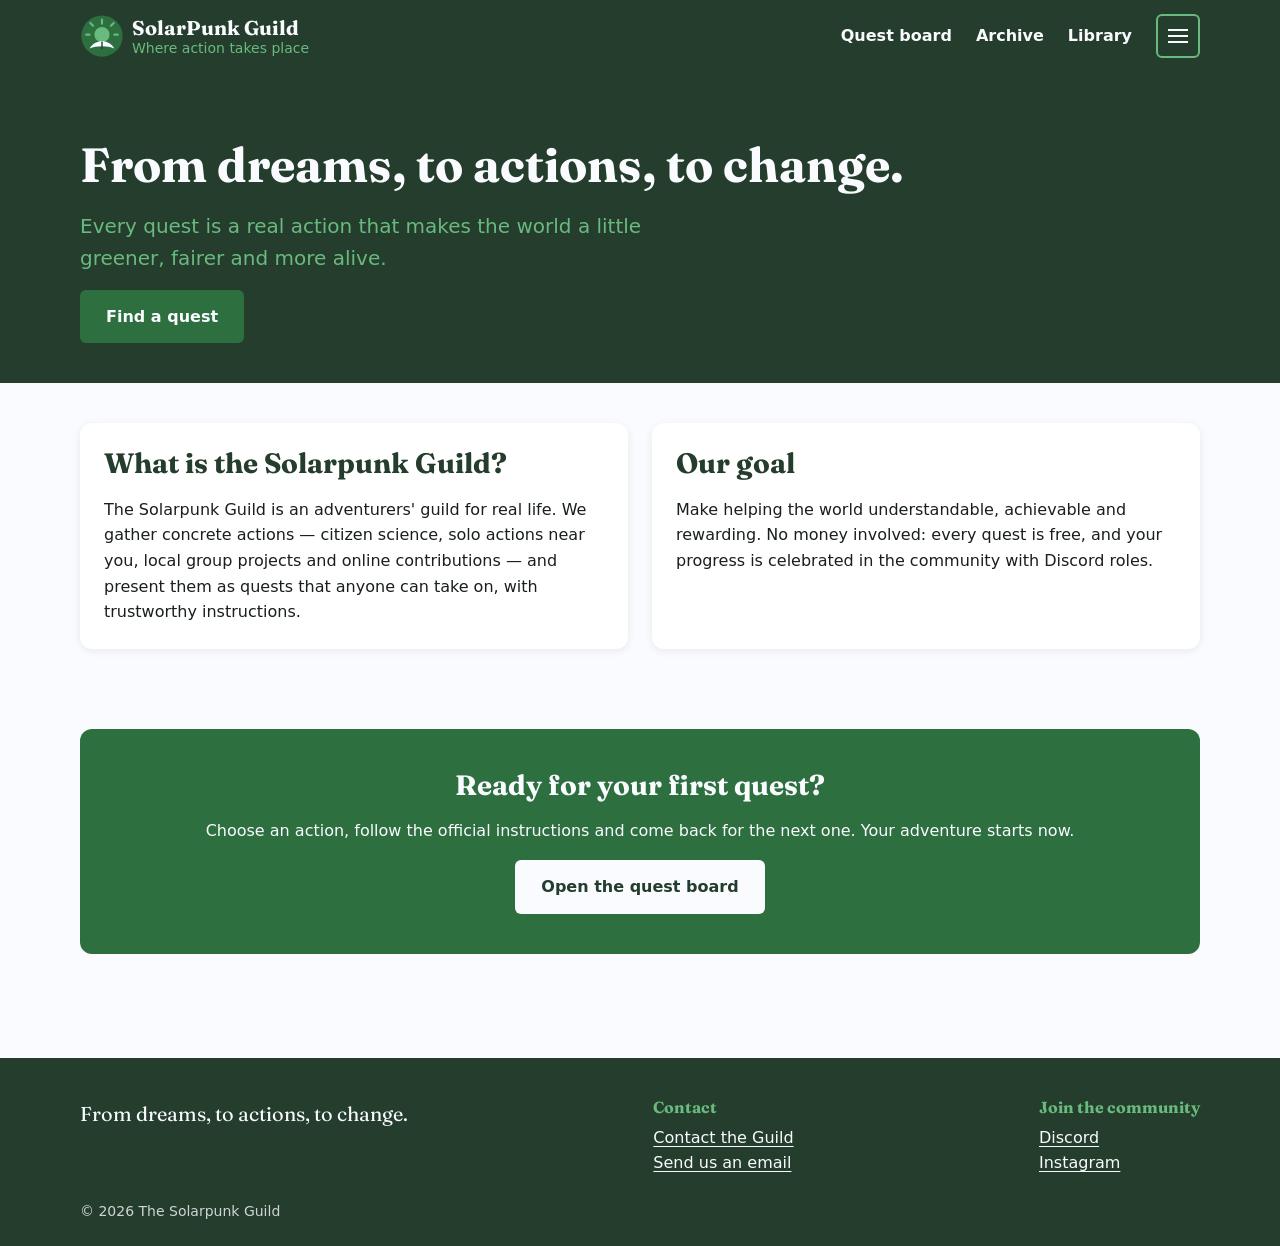
<file: index.html>
<!DOCTYPE html>
<!--
  HOME PAGE
  Structure from "Website Structure.md":
    Paragraph 0: catchy hook — Paragraph 1: project description —
    Paragraph 2: project goal — Paragraph 3: invitation + button to the quest board.
  The English text is written here for search engines; js/i18n replaces it
  when the visitor chooses French (see the data-i18n keys).
-->
<html lang="en">
<head>
  <meta charset="UTF-8">
  <meta name="viewport" content="width=device-width, initial-scale=1">
  <title>The Solarpunk Guild | Real-world quests for a better world</title>
  <meta name="description" content="The Solarpunk Guild is a quest board for real life: find free, safe and concrete actions that improve the world, complete them and come back for more.">
  <!-- TODO: replace "www.solarpunkguild.example" by the real domain in every page. -->
  <link rel="canonical" href="https://www.solarpunkguild.example/">
  <meta property="og:type" content="website">
  <meta property="og:title" content="The Solarpunk Guild">
  <meta property="og:description" content="Real-world quests for a better world: find an action, complete it, come back for the next one.">
  <meta property="og:url" content="https://www.solarpunkguild.example/">
  <meta name="theme-color" content="#253D2C">
  <link rel="icon" href="assets/images/logo.svg" type="image/svg+xml">

  <!-- Fonts -->
  <link rel="preconnect" href="https://fonts.googleapis.com">
  <link rel="preconnect" href="https://fonts.gstatic.com" crossorigin>
  <link rel="stylesheet" href="https://fonts.googleapis.com/css2?family=Fraunces:wght@600;700&display=swap">

  <!-- Styles: variables first, then from general to specific -->
  <link rel="stylesheet" href="css/variables.css">
  <link rel="stylesheet" href="css/base.css">
  <link rel="stylesheet" href="css/layout.css">
  <link rel="stylesheet" href="css/components.css">

  <!-- Structured data: helps search engines understand who we are -->
  <script type="application/ld+json">
  {
    "@context": "https://schema.org",
    "@type": "Organization",
    "name": "The Solarpunk Guild",
    "url": "https://www.solarpunkguild.example/",
    "logo": "https://www.solarpunkguild.example/assets/images/logo.svg",
    "slogan": "Let's build the future together."
  }
  </script>

  <!-- type="module" lets the script import other files; it runs after the page is read -->
  <script type="module" src="js/pages/simplePage.js"></script>
</head>
<body data-page="home" data-page-title-key="page.home.title" data-page-description-key="page.home.description">

  <!-- Filled by js/components/siteHeader.js -->
  <header id="site-header"></header>

  <main id="main-content">

    <!-- Paragraph 0: catchy hook -->
    <section class="hero" aria-labelledby="home-hook-title">
      <div class="page-container">
        <h1 id="home-hook-title" data-i18n="home.hook.title">Let's build the future together.</h1>
        <p class="page-intro" data-i18n="home.hook.text">Don't wait for the perfect moment or idea. Just take a quest!</p>
        <a class="button button--primary" href="questboard.html" data-i18n="home.hook.button">Find a quest</a>
      </div>
    </section>

    <!-- Paragraphs 1 and 2: description and goal of the project -->
    <section class="page-section">
      <div class="page-container content-grid">
        <article class="content-block">
          <h2 data-i18n="home.description.title">What is the Solarpunk Guild?</h2>
          <p data-i18n="home.description.text">The Solarpunk Guild is an adventurers' guild brought into real life. We do not slay dragons or play with magic but we are a community that gathers concrete actions such as citizen science, solo actions near you, local group projects and online contributions. All presented as quests that anyone can take on, with trustworthy instructions and even some rewards!</p>
        </article>
        <article class="content-block">
          <h2 data-i18n="home.objective.title">Our goal</h2>
          <p data-i18n="home.objective.text">We want to help those yearning for a more sustainable, community-driven future by giving them opportunities to make a real difference in the form of quests.</p>
        </article>
      </div>
    </section>

    <!-- Paragraph 3: invitation + button to the quest board -->
    <section class="page-section">
      <div class="page-container">
        <div class="call-to-action">
          <h2 data-i18n="home.invitation.title">Ready for your first quest?</h2>
          <p data-i18n="home.invitation.text">Choose an action, follow the official instructions and come back for the next one. Your adventure starts now.</p>
          <a class="button button--primary" href="questboard.html" data-i18n="home.invitation.button">Open the quest board</a>
        </div>
      </div>
    </section>

  </main>

  <!-- Filled by js/components/siteFooter.js -->
  <footer id="site-footer"></footer>
</body>
</html>
</file>
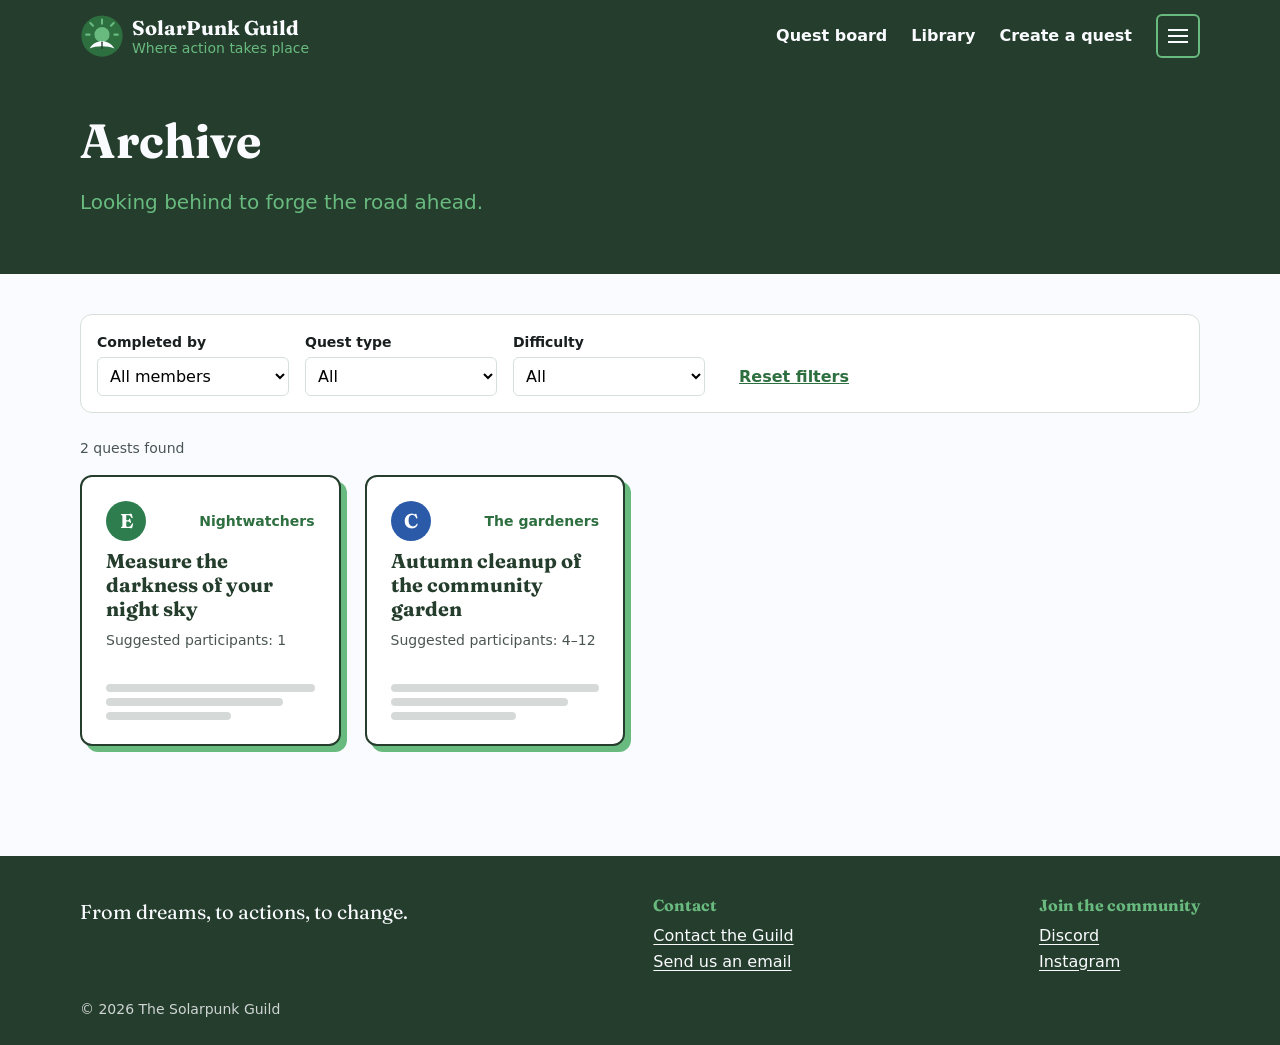
<file: Archive.html>
<!DOCTYPE html>
<!--
  ARCHIVE PAGE
  Paragraph 1: "Looking behind to forge the road ahead."
  Filters: completed by (member), quest type, difficulty.
  Shows the quests with isCompleted = true.
  Logic: js/pages/archivePage.js -> js/components/questBrowser.js
-->
<html lang="en">
<head>
  <meta charset="UTF-8">
  <meta name="viewport" content="width=device-width, initial-scale=1">
  <title>Archive of completed quests | The Solarpunk Guild</title>
  <meta name="description" content="Explore the quests already completed by the members of The Solarpunk Guild.">
  <link rel="canonical" href="https://www.solarpunkguild.example/archive.html">
  <meta property="og:type" content="website">
  <meta property="og:title" content="Archive | The Solarpunk Guild">
  <meta property="og:description" content="Looking behind to forge the road ahead: the quests already completed by the Guild.">
  <meta property="og:url" content="https://www.solarpunkguild.example/archive.html">
  <meta name="theme-color" content="#253D2C">
  <link rel="icon" href="assets/images/logo.svg" type="image/svg+xml">

  <link rel="preconnect" href="https://fonts.googleapis.com">
  <link rel="preconnect" href="https://fonts.gstatic.com" crossorigin>
  <link rel="stylesheet" href="https://fonts.googleapis.com/css2?family=Fraunces:wght@600;700&display=swap">

  <link rel="stylesheet" href="css/variables.css">
  <link rel="stylesheet" href="css/base.css">
  <link rel="stylesheet" href="css/layout.css">
  <link rel="stylesheet" href="css/components.css">

  <script type="module" src="js/pages/archivePage.js"></script>
</head>
<body data-page="archive" data-page-title-key="page.archive.title" data-page-description-key="page.archive.description">

  <header id="site-header"></header>

  <main id="main-content">
    <section class="hero hero--compact">
      <div class="page-container">
        <h1 data-i18n="archive.title">Archive</h1>
        <p class="page-intro" data-i18n="archive.intro">Looking behind to forge the road ahead.</p>
      </div>
    </section>

    <section class="page-section">
      <div class="page-container">

        <form class="filter-bar" role="search" data-i18n-attributes="aria-label:filters.label">
          <div class="filter-bar__field">
            <label class="filter-bar__label" for="filter-member" data-i18n="filters.member">Completed by</label>
            <select class="filter-bar__select" id="filter-member"></select>
          </div>
          <div class="filter-bar__field">
            <label class="filter-bar__label" for="filter-quest-type" data-i18n="filters.questType">Quest type</label>
            <select class="filter-bar__select" id="filter-quest-type"></select>
          </div>
          <div class="filter-bar__field">
            <label class="filter-bar__label" for="filter-difficulty" data-i18n="filters.difficulty">Difficulty</label>
            <select class="filter-bar__select" id="filter-difficulty"></select>
          </div>
          <button class="button button--ghost" type="button" id="reset-filters-button" data-i18n="filters.reset">Reset filters</button>
        </form>

        <p class="result-count" id="quest-result-count" aria-live="polite"></p>
        <ul class="quest-grid" id="quest-list"></ul>
      </div>
    </section>
  </main>

  <footer id="site-footer"></footer>
</body>
</html>
</file>
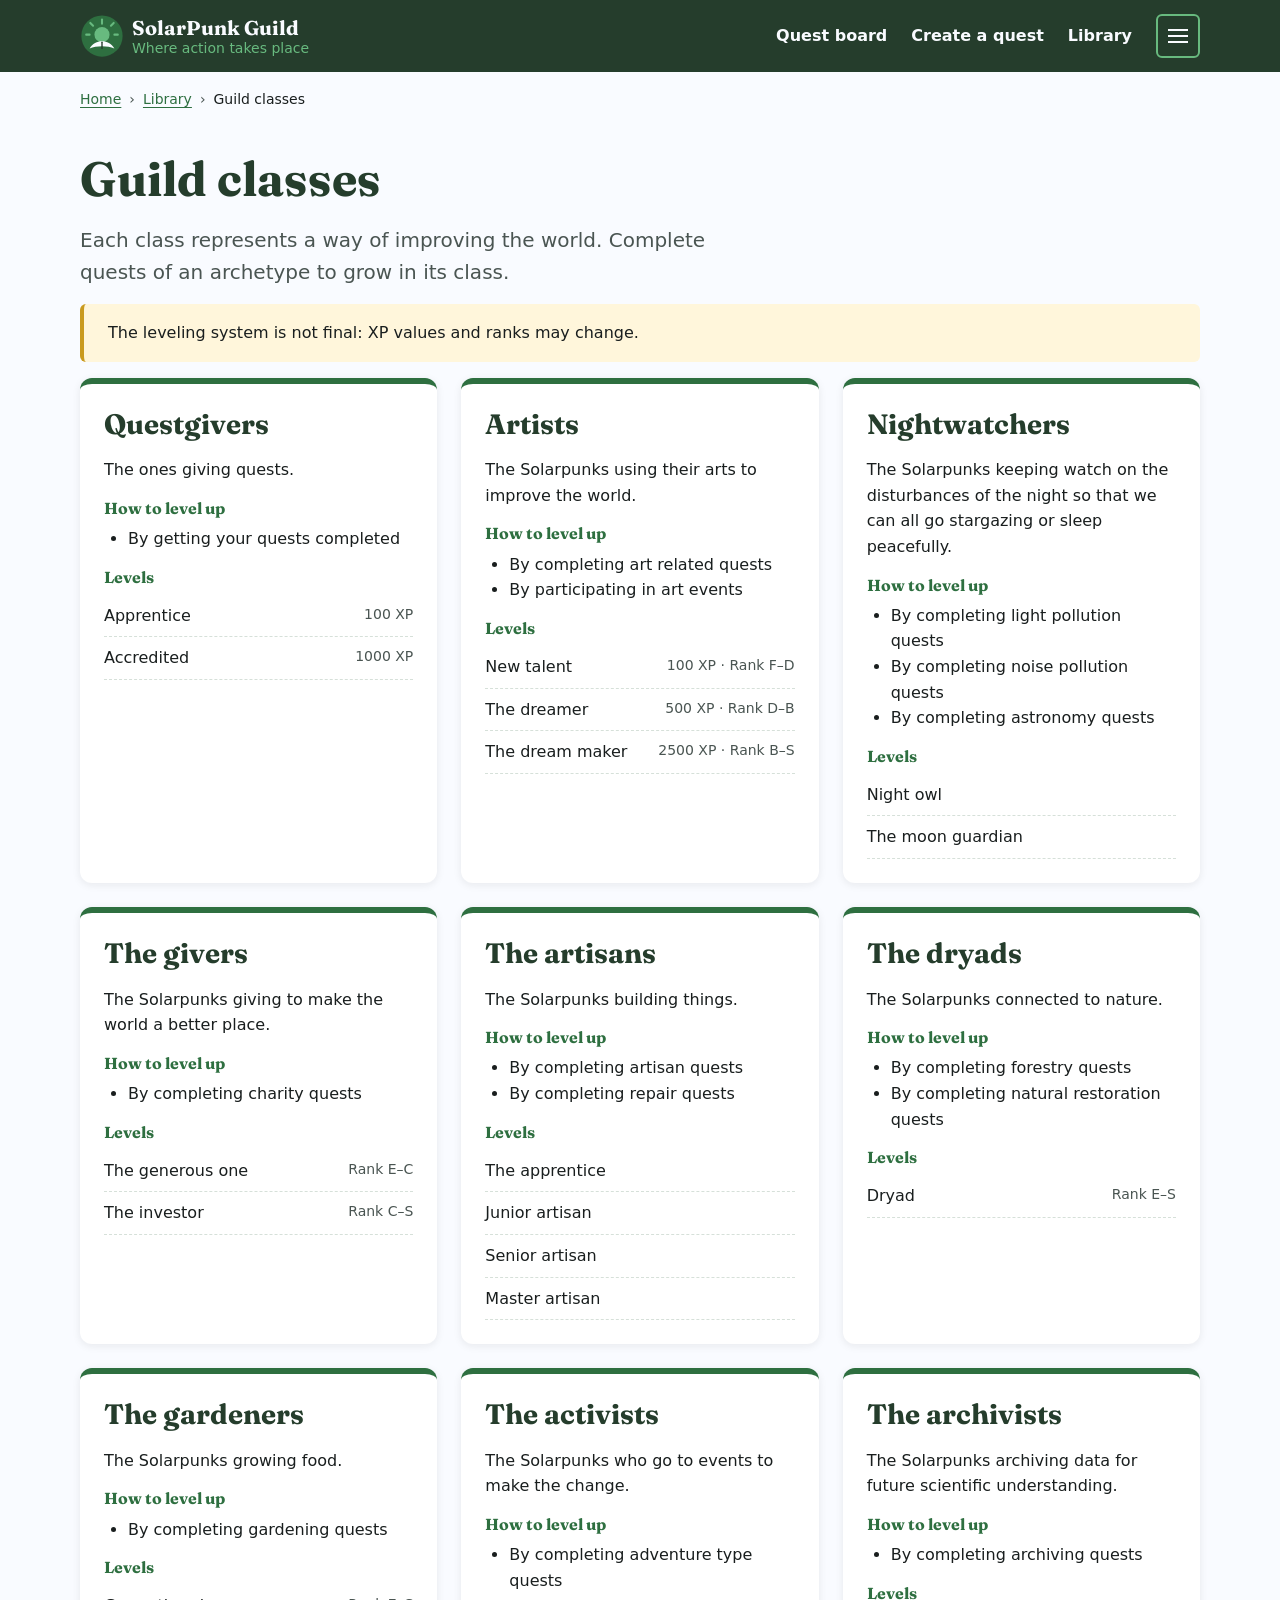
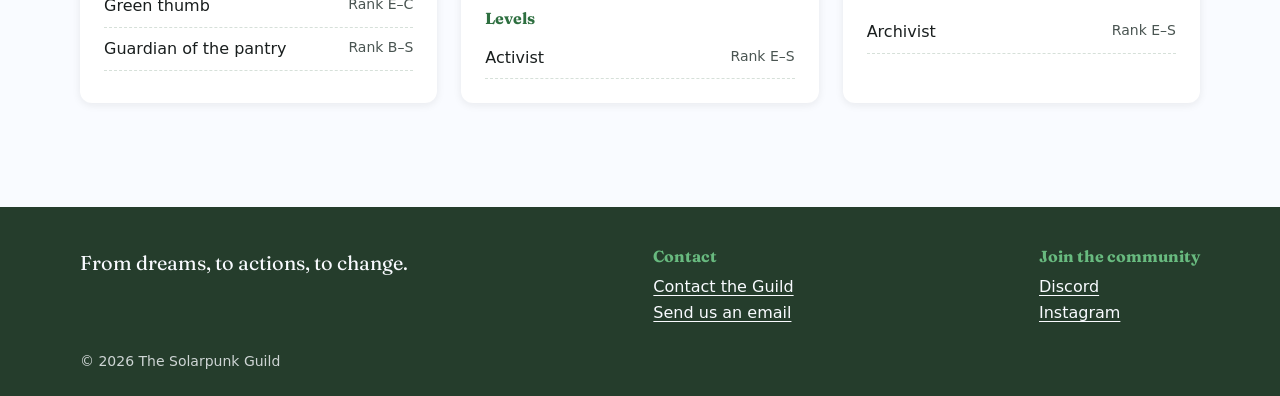
<file: classes.html>
<!DOCTYPE html>
<!--
  CLASS INFORMATION PAGE
  Stylized version of "Class.md", with breadcrumb navigation because it is
  a library-related page. Cards are generated from data/classes.json by
  js/pages/classesPage.js.
-->
<html lang="en">
<head>
  <meta charset="UTF-8">
  <meta name="viewport" content="width=device-width, initial-scale=1">
  <title>Guild classes | The Solarpunk Guild</title>
  <meta name="description" content="Discover the classes of The Solarpunk Guild, how to level up in each one and their ranks.">
  <link rel="canonical" href="https://www.solarpunkguild.example/classes.html">
  <meta property="og:type" content="website">
  <meta property="og:title" content="Guild classes | The Solarpunk Guild">
  <meta property="og:description" content="Artists, Nightwatchers, Dryads, Gardeners... Discover the classes of the Guild.">
  <meta property="og:url" content="https://www.solarpunkguild.example/classes.html">
  <meta name="theme-color" content="#253D2C">
  <link rel="icon" href="assets/images/logo.svg" type="image/svg+xml">

  <link rel="preconnect" href="https://fonts.googleapis.com">
  <link rel="preconnect" href="https://fonts.gstatic.com" crossorigin>
  <link rel="stylesheet" href="https://fonts.googleapis.com/css2?family=Fraunces:wght@600;700&display=swap">

  <link rel="stylesheet" href="css/variables.css">
  <link rel="stylesheet" href="css/base.css">
  <link rel="stylesheet" href="css/layout.css">
  <link rel="stylesheet" href="css/components.css">

  <!-- Breadcrumb for search engines (they can show it in their results) -->
  <script type="application/ld+json">
  {
    "@context": "https://schema.org",
    "@type": "BreadcrumbList",
    "itemListElement": [
      { "@type": "ListItem", "position": 1, "name": "Home", "item": "https://www.solarpunkguild.example/" },
      { "@type": "ListItem", "position": 2, "name": "Library", "item": "https://www.solarpunkguild.example/library.html" },
      { "@type": "ListItem", "position": 3, "name": "Guild classes" }
    ]
  }
  </script>

  <script type="module" src="js/pages/classesPage.js"></script>
</head>
<body data-page="classes" data-page-title-key="page.classes.title" data-page-description-key="page.classes.description">

  <header id="site-header"></header>

  <main id="main-content">
    <!-- Breadcrumb navigation for library-related pages -->
    <nav class="page-container breadcrumb" data-i18n-attributes="aria-label:breadcrumb.label">
      <ol class="breadcrumb__list">
        <li class="breadcrumb__item"><a href="index.html" data-i18n="nav.home">Home</a></li>
        <li class="breadcrumb__item"><a href="library.html" data-i18n="nav.library">Library</a></li>
        <li class="breadcrumb__item" aria-current="page" data-i18n="classes.title">Guild classes</li>
      </ol>
    </nav>

    <section class="page-section">
      <div class="page-container">
        <h1 data-i18n="classes.title">Guild classes</h1>
        <p class="page-intro" data-i18n="classes.intro">Each class represents a way of improving the world. Complete quests of an archetype to grow in its class.</p>

        <!-- Hidden automatically when data/classes.json says the system is final -->
        <p class="notice notice--warning" id="leveling-warning" role="note" data-i18n="classes.warning">The leveling system is not final: XP values and ranks may change.</p>

        <!-- Class cards: generated by js/pages/classesPage.js -->
        <div class="content-grid" id="class-list"></div>
      </div>
    </section>
  </main>

  <footer id="site-footer"></footer>
</body>
</html>
</file>
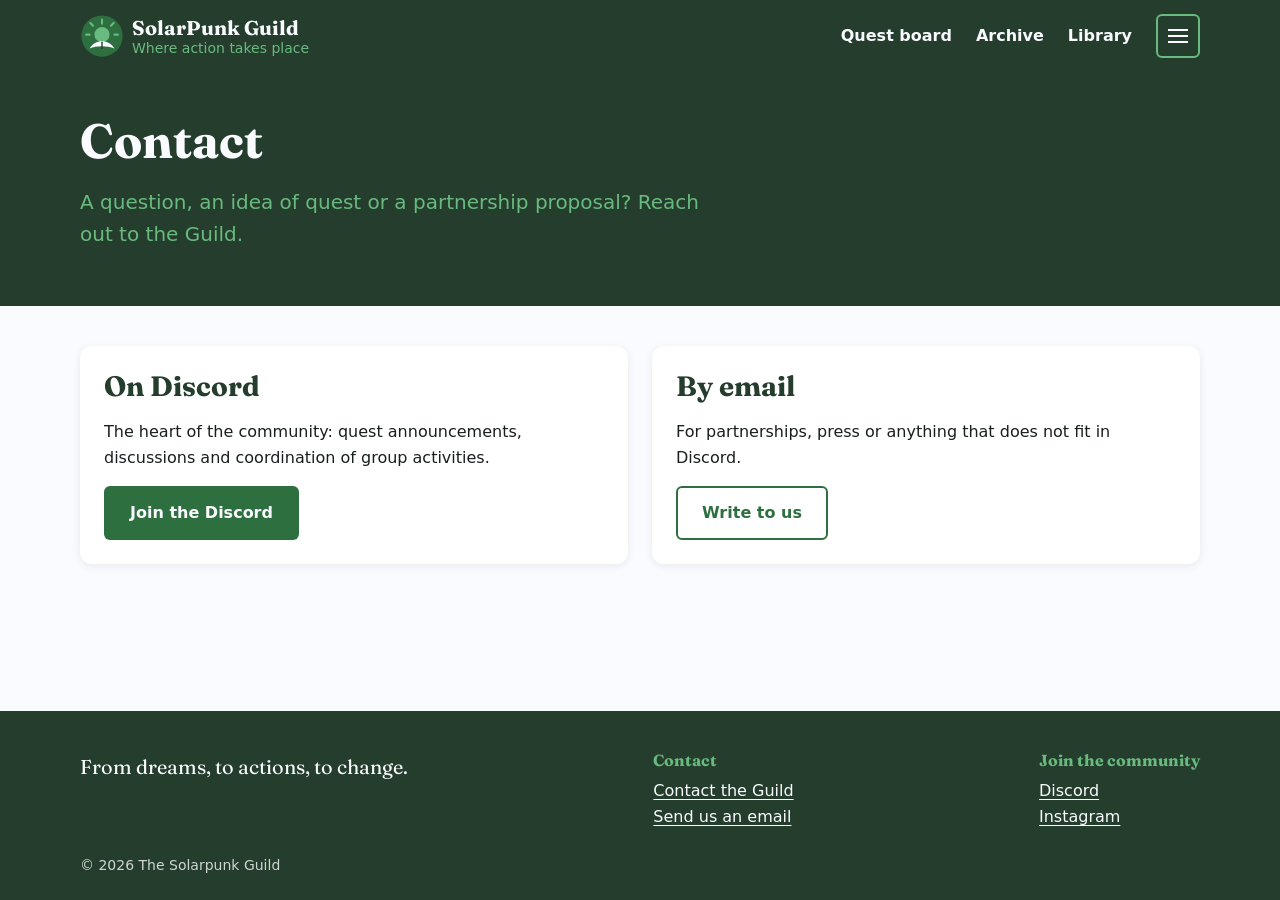
<file: contact.html>
<!DOCTYPE html>
<!--
  CONTACT PAGE (linked from the footer of every page)
  TODO: put the real Discord invitation and email address in the links
  below AND in js/config/siteNavigation.js (EXTERNAL_LINKS).
-->
<html lang="en">
<head>
  <meta charset="UTF-8">
  <meta name="viewport" content="width=device-width, initial-scale=1">
  <title>Contact | The Solarpunk Guild</title>
  <meta name="description" content="Contact The Solarpunk Guild or join the community on Discord.">
  <link rel="canonical" href="https://www.solarpunkguild.example/contact.html">
  <meta property="og:type" content="website">
  <meta property="og:title" content="Contact | The Solarpunk Guild">
  <meta property="og:description" content="Contact The Solarpunk Guild or join the community on Discord.">
  <meta property="og:url" content="https://www.solarpunkguild.example/contact.html">
  <meta name="theme-color" content="#253D2C">
  <link rel="icon" href="assets/images/logo.svg" type="image/svg+xml">

  <link rel="preconnect" href="https://fonts.googleapis.com">
  <link rel="preconnect" href="https://fonts.gstatic.com" crossorigin>
  <link rel="stylesheet" href="https://fonts.googleapis.com/css2?family=Fraunces:wght@600;700&display=swap">

  <link rel="stylesheet" href="css/variables.css">
  <link rel="stylesheet" href="css/base.css">
  <link rel="stylesheet" href="css/layout.css">
  <link rel="stylesheet" href="css/components.css">

  <script type="module" src="js/pages/simplePage.js"></script>
</head>
<body data-page="contact" data-page-title-key="page.contact.title" data-page-description-key="page.contact.description">

  <header id="site-header"></header>

  <main id="main-content">
    <section class="hero hero--compact">
      <div class="page-container">
        <h1 data-i18n="contact.title">Contact</h1>
        <p class="page-intro" data-i18n="contact.intro">A question, an idea of quest or a partnership proposal? Reach out to the Guild.</p>
      </div>
    </section>

    <section class="page-section">
      <div class="page-container content-grid">
        <article class="content-block">
          <h2 data-i18n="contact.discord.title">On Discord</h2>
          <p data-i18n="contact.discord.text">The heart of the community: quest announcements, discussions and coordination of group activities.</p>
          <a class="button button--primary" href="https://discord.com/" target="_blank" rel="noopener noreferrer" data-i18n="contact.discord.button">Join the Discord</a>
        </article>
        <article class="content-block">
          <h2 data-i18n="contact.email.title">By email</h2>
          <p data-i18n="contact.email.text">For partnerships, press or anything that does not fit in Discord.</p>
          <a class="button button--secondary" href="mailto:contact@solarpunkguild.example" data-i18n="contact.email.button">Write to us</a>
        </article>
      </div>
    </section>
  </main>

  <footer id="site-footer"></footer>
</body>
</html>
</file>
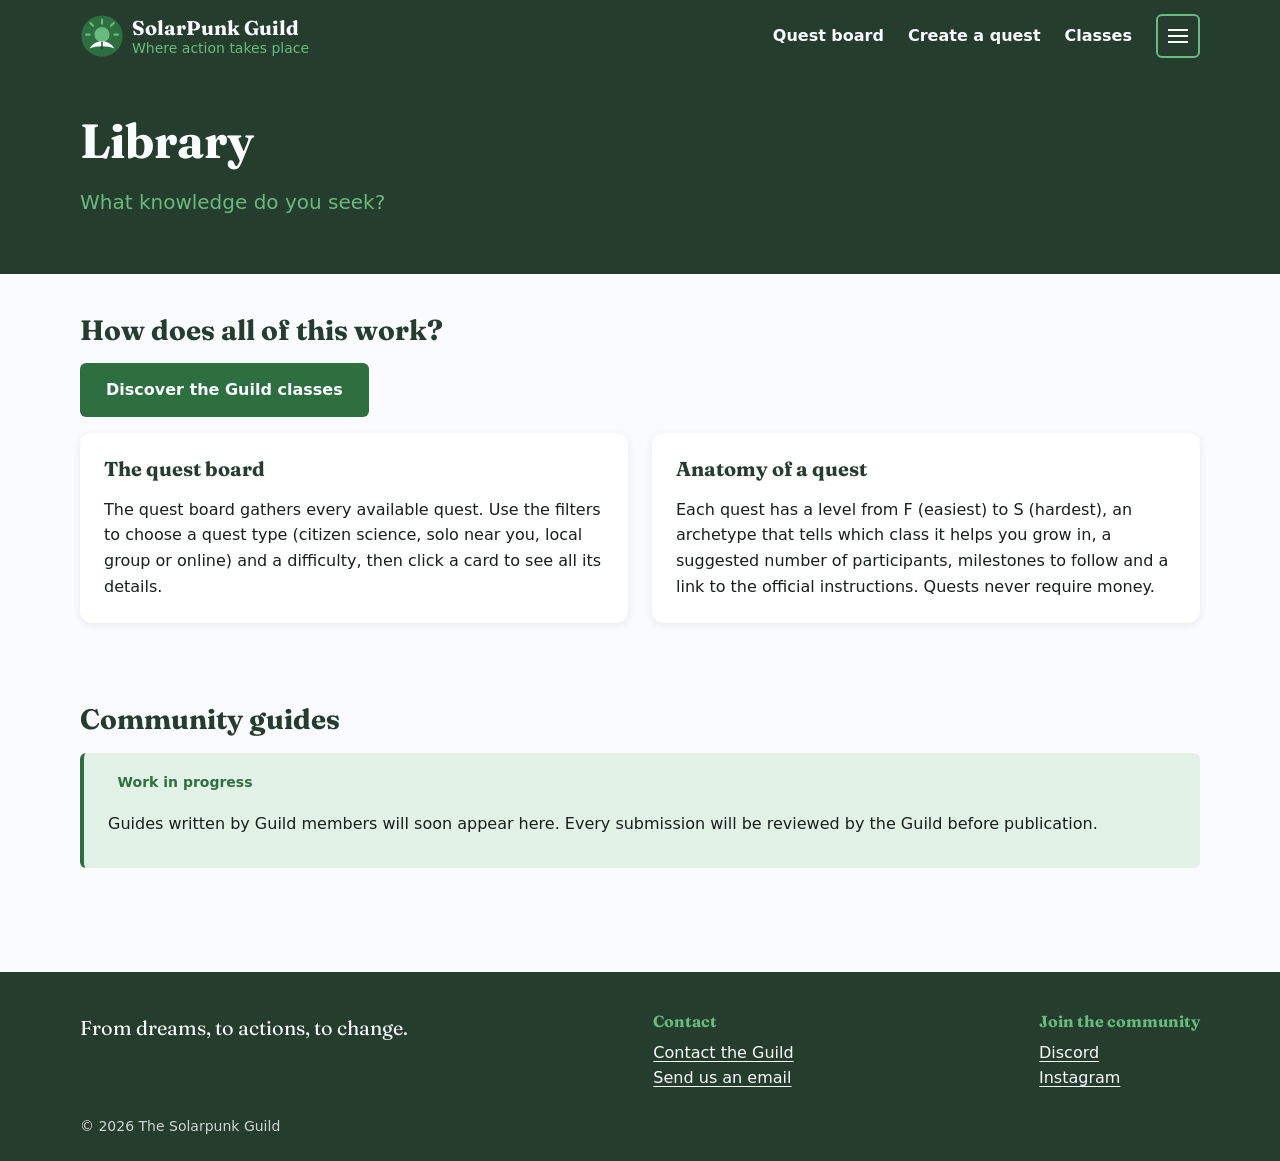
<file: library.html>
<!DOCTYPE html>
<!--
  LIBRARY PAGE
  Paragraph 1: "What knowledge do you seek?"
  Paragraph 2: "How does all of this work?" — button to the class page,
               explanation of the quest board, explanation of a quest.
  Paragraph 3: user-created guides (work in progress).
-->
<html lang="en">
<head>
  <meta charset="UTF-8">
  <meta name="viewport" content="width=device-width, initial-scale=1">
  <title>Library | The Solarpunk Guild</title>
  <meta name="description" content="Guides and explanations to understand the quest board, the quests and the classes of The Solarpunk Guild.">
  <link rel="canonical" href="https://www.solarpunkguild.example/library.html">
  <meta property="og:type" content="website">
  <meta property="og:title" content="Library | The Solarpunk Guild">
  <meta property="og:description" content="What knowledge do you seek? Guides to understand the quests and the classes of the Guild.">
  <meta property="og:url" content="https://www.solarpunkguild.example/library.html">
  <meta name="theme-color" content="#253D2C">
  <link rel="icon" href="assets/images/logo.svg" type="image/svg+xml">

  <link rel="preconnect" href="https://fonts.googleapis.com">
  <link rel="preconnect" href="https://fonts.gstatic.com" crossorigin>
  <link rel="stylesheet" href="https://fonts.googleapis.com/css2?family=Fraunces:wght@600;700&display=swap">

  <link rel="stylesheet" href="css/variables.css">
  <link rel="stylesheet" href="css/base.css">
  <link rel="stylesheet" href="css/layout.css">
  <link rel="stylesheet" href="css/components.css">

  <script type="module" src="js/pages/simplePage.js"></script>
</head>
<body data-page="library" data-page-title-key="page.library.title" data-page-description-key="page.library.description">

  <header id="site-header"></header>

  <main id="main-content">
    <!-- Paragraph 1 -->
    <section class="hero hero--compact">
      <div class="page-container">
        <h1 data-i18n="library.title">Library</h1>
        <p class="page-intro" data-i18n="library.intro">What knowledge do you seek?</p>
      </div>
    </section>

    <!-- Paragraph 2: how does all of this work? -->
    <section class="page-section" aria-labelledby="how-it-works-title">
      <div class="page-container">
        <h2 id="how-it-works-title" data-i18n="library.howItWorks.title">How does all of this work?</h2>

        <!-- Button 2.1: link to the class information page -->
        <p>
          <a class="button button--primary" href="classes.html" data-i18n="library.classesButton">Discover the Guild classes</a>
        </p>

        <div class="content-grid">
          <!-- Paragraph 2.2: explanation of the quest board -->
          <article class="content-block">
            <h3 data-i18n="library.questboard.title">The quest board</h3>
            <p data-i18n="library.questboard.text">The quest board gathers every available quest. Use the filters to choose a quest type (citizen science, solo near you, local group or online) and a difficulty, then click a card to see all its details.</p>
          </article>
          <!-- Paragraph 2.3: explanation of a quest -->
          <article class="content-block">
            <h3 data-i18n="library.quest.title">Anatomy of a quest</h3>
            <p data-i18n="library.quest.text">Each quest has a level from F (easiest) to S (hardest), an archetype that tells which class it helps you grow in, a suggested number of participants, milestones to follow and a link to the official instructions. Quests never require money.</p>
          </article>
        </div>
      </div>
    </section>

    <!-- Paragraph 3: user-created instructions (work in progress) -->
    <section class="page-section" aria-labelledby="community-guides-title">
      <div class="page-container">
        <h2 id="community-guides-title" data-i18n="library.community.title">Community guides</h2>
        <div class="notice">
          <p><span class="tag" data-i18n="library.community.badge">Work in progress</span></p>
          <p data-i18n="library.community.text">Guides written by Guild members will soon appear here. Every submission will be reviewed by the Guild before publication.</p>
        </div>
      </div>
    </section>
  </main>

  <footer id="site-footer"></footer>
</body>
</html>
</file>
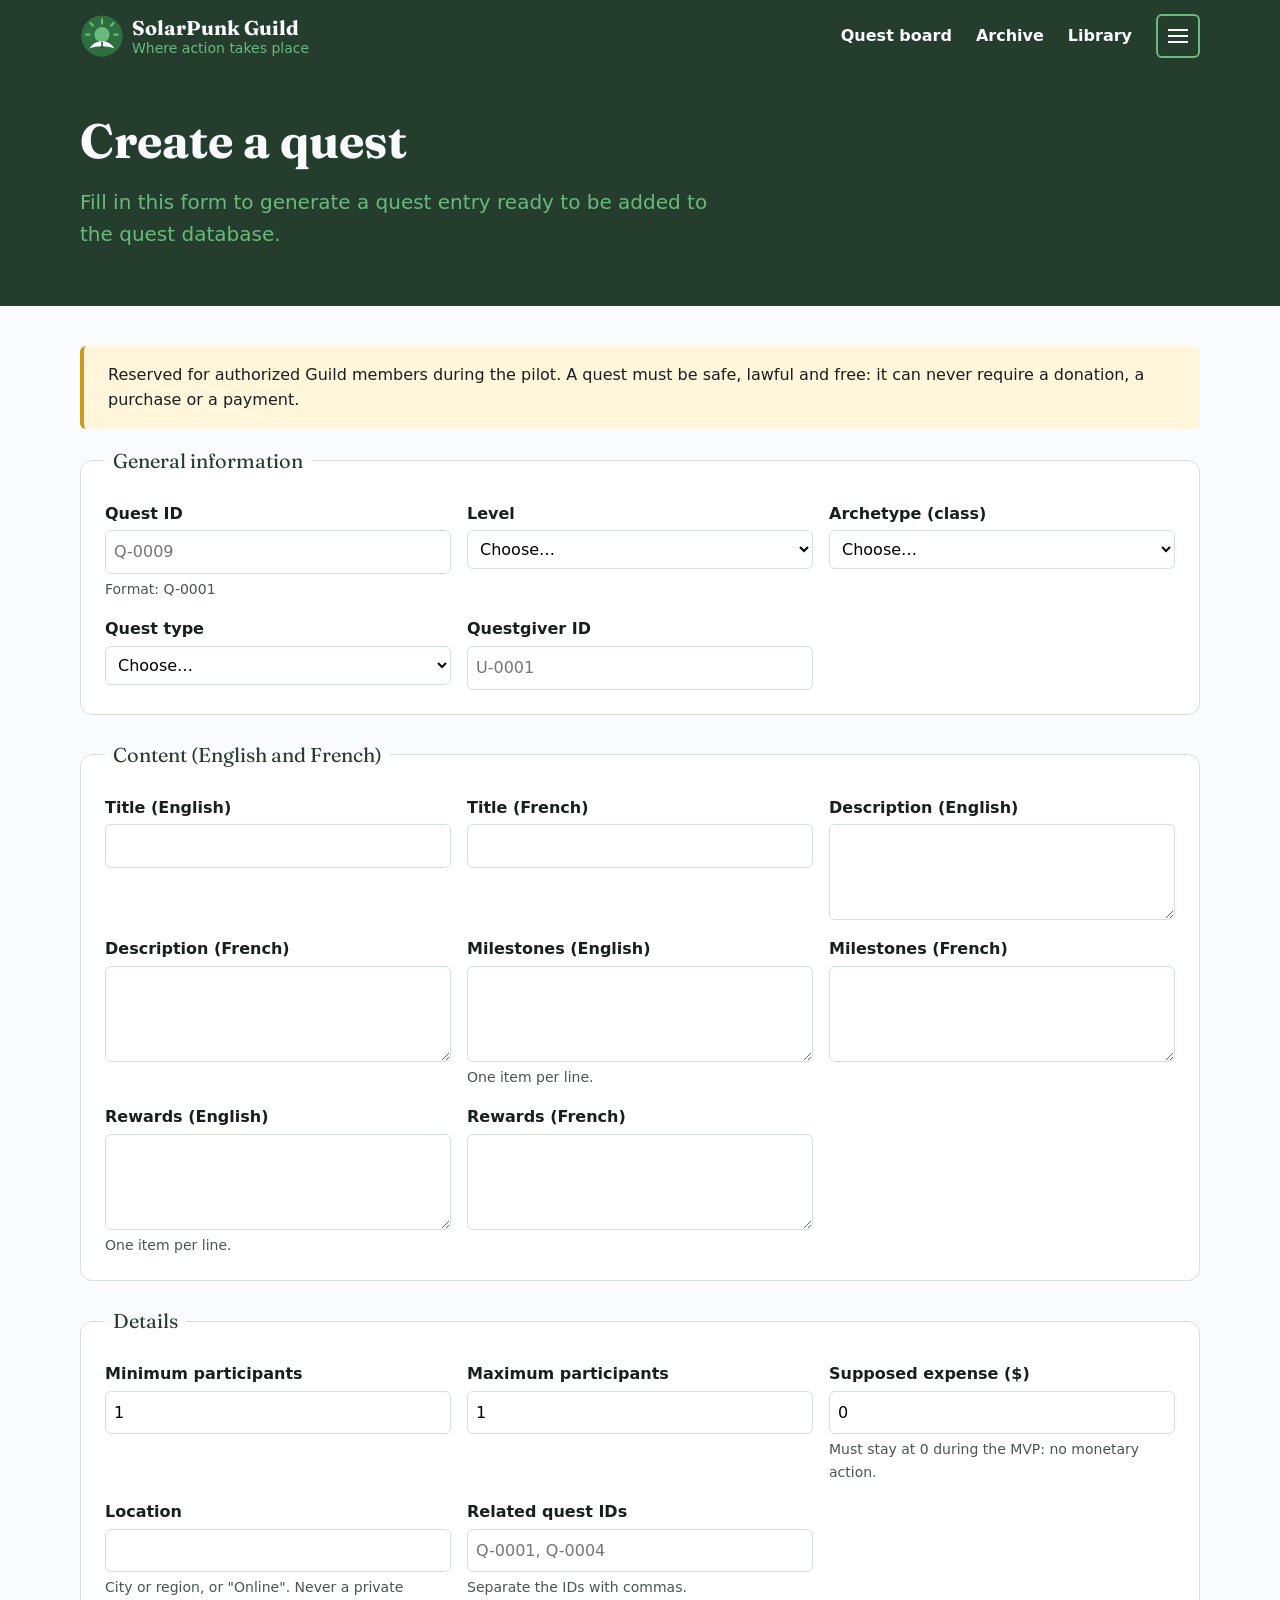
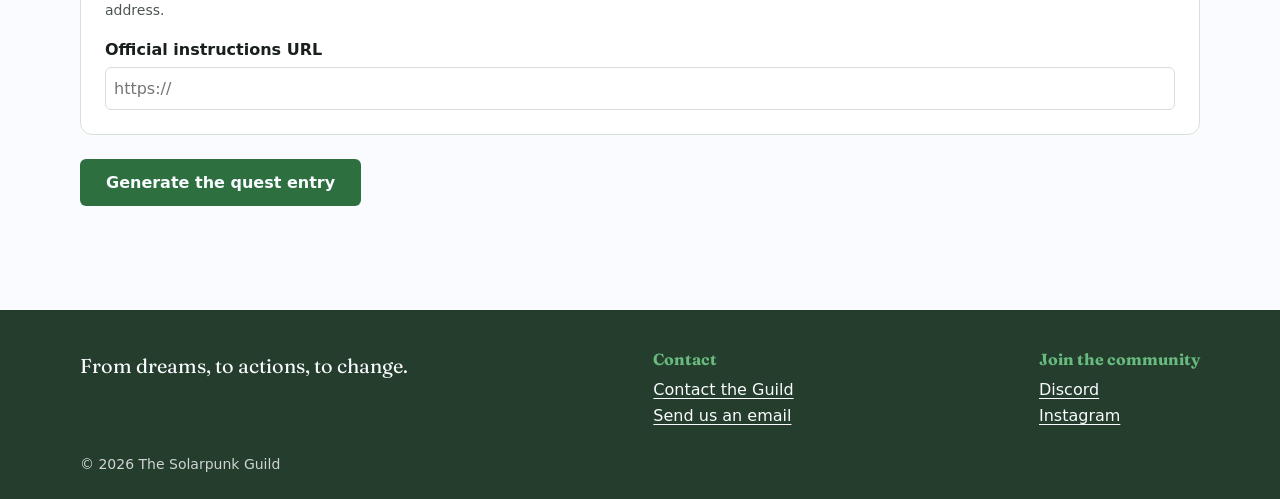
<file: quest-creation.html>
<!DOCTYPE html>
<!--
  QUEST CREATION PAGE (Guild team only during the pilot)
  The form fields follow the quest structure of "Database Structure.md".
  The "name" of each field is the key read by buildQuestFromForm()
  in js/pages/questCreationPage.js.
-->
<html lang="en">
<head>
  <meta charset="UTF-8">
  <meta name="viewport" content="width=device-width, initial-scale=1">
  <title>Create a quest | The Solarpunk Guild</title>
  <meta name="description" content="Quest creation tool reserved for authorized members of The Solarpunk Guild.">
  <!-- Internal tool: search engines should not list it -->
  <meta name="robots" content="noindex, follow">
  <meta name="theme-color" content="#253D2C">
  <link rel="icon" href="assets/images/logo.svg" type="image/svg+xml">

  <link rel="preconnect" href="https://fonts.googleapis.com">
  <link rel="preconnect" href="https://fonts.gstatic.com" crossorigin>
  <link rel="stylesheet" href="https://fonts.googleapis.com/css2?family=Fraunces:wght@600;700&display=swap">

  <link rel="stylesheet" href="css/variables.css">
  <link rel="stylesheet" href="css/base.css">
  <link rel="stylesheet" href="css/layout.css">
  <link rel="stylesheet" href="css/components.css">

  <script type="module" src="js/pages/questCreationPage.js"></script>
</head>
<body data-page="questCreation" data-page-title-key="page.questCreation.title" data-page-description-key="page.questCreation.description">

  <header id="site-header"></header>

  <main id="main-content">
    <section class="hero hero--compact">
      <div class="page-container">
        <h1 data-i18n="questCreation.title">Create a quest</h1>
        <p class="page-intro" data-i18n="questCreation.intro">Fill in this form to generate a quest entry ready to be added to the quest database.</p>
      </div>
    </section>

    <section class="page-section">
      <div class="page-container">
        <p class="notice notice--warning" data-i18n="questCreation.notice">Reserved for authorized Guild members during the pilot. A quest must be safe, lawful and free: it can never require a donation, a purchase or a payment.</p>

        <form id="quest-creation-form" novalidate>

          <!-- ===== Section 1: general information ===== -->
          <fieldset class="form-section">
            <legend data-i18n="questCreation.sectionGeneral">General information</legend>
            <div class="form-grid">
              <div class="form-field">
                <label for="quest-id" data-i18n="questCreation.questId">Quest ID</label>
                <input id="quest-id" name="questId" type="text" required pattern="Q-[0-9]{4}" placeholder="Q-0009" aria-describedby="quest-id-hint">
                <span class="form-field__hint" id="quest-id-hint" data-i18n="questCreation.questIdHint">Format: Q-0001</span>
              </div>
              <div class="form-field">
                <label for="quest-level" data-i18n="questCreation.level">Level</label>
                <select id="quest-level" name="level" required></select>
              </div>
              <div class="form-field">
                <label for="quest-archetype" data-i18n="questCreation.archetype">Archetype (class)</label>
                <select id="quest-archetype" name="archetype" required></select>
              </div>
              <div class="form-field">
                <label for="quest-type" data-i18n="questCreation.questType">Quest type</label>
                <select id="quest-type" name="questType" required></select>
              </div>
              <div class="form-field">
                <label for="questgiver-id" data-i18n="questCreation.questgiverId">Questgiver ID</label>
                <input id="questgiver-id" name="questgiverId" type="text" required placeholder="U-0001">
              </div>
            </div>
          </fieldset>

          <!-- ===== Section 2: bilingual content ===== -->
          <fieldset class="form-section">
            <legend data-i18n="questCreation.sectionContent">Content (English and French)</legend>
            <div class="form-grid">
              <div class="form-field">
                <label for="quest-title-en" data-i18n="questCreation.titleEn">Title (English)</label>
                <input id="quest-title-en" name="titleEn" type="text" required maxlength="80">
              </div>
              <div class="form-field">
                <label for="quest-title-fr" data-i18n="questCreation.titleFr">Title (French)</label>
                <input id="quest-title-fr" name="titleFr" type="text" maxlength="80" lang="fr">
              </div>
              <div class="form-field">
                <label for="quest-description-en" data-i18n="questCreation.descriptionEn">Description (English)</label>
                <textarea id="quest-description-en" name="descriptionEn" required></textarea>
              </div>
              <div class="form-field">
                <label for="quest-description-fr" data-i18n="questCreation.descriptionFr">Description (French)</label>
                <textarea id="quest-description-fr" name="descriptionFr" lang="fr"></textarea>
              </div>
              <div class="form-field">
                <label for="quest-milestones-en" data-i18n="questCreation.milestonesEn">Milestones (English)</label>
                <textarea id="quest-milestones-en" name="milestonesEn" aria-describedby="milestones-hint"></textarea>
                <span class="form-field__hint" id="milestones-hint" data-i18n="questCreation.oneItemPerLine">One item per line.</span>
              </div>
              <div class="form-field">
                <label for="quest-milestones-fr" data-i18n="questCreation.milestonesFr">Milestones (French)</label>
                <textarea id="quest-milestones-fr" name="milestonesFr" lang="fr"></textarea>
              </div>
              <div class="form-field">
                <label for="quest-rewards-en" data-i18n="questCreation.rewardsEn">Rewards (English)</label>
                <textarea id="quest-rewards-en" name="rewardsEn" aria-describedby="rewards-hint"></textarea>
                <span class="form-field__hint" id="rewards-hint" data-i18n="questCreation.oneItemPerLine">One item per line.</span>
              </div>
              <div class="form-field">
                <label for="quest-rewards-fr" data-i18n="questCreation.rewardsFr">Rewards (French)</label>
                <textarea id="quest-rewards-fr" name="rewardsFr" lang="fr"></textarea>
              </div>
            </div>
          </fieldset>

          <!-- ===== Section 3: details ===== -->
          <fieldset class="form-section">
            <legend data-i18n="questCreation.sectionDetails">Details</legend>
            <div class="form-grid">
              <div class="form-field">
                <label for="quest-participants-min" data-i18n="questCreation.participantsMin">Minimum participants</label>
                <input id="quest-participants-min" name="participantsMin" type="number" min="1" value="1" required>
              </div>
              <div class="form-field">
                <label for="quest-participants-max" data-i18n="questCreation.participantsMax">Maximum participants</label>
                <input id="quest-participants-max" name="participantsMax" type="number" min="1" value="1" required>
              </div>
              <div class="form-field">
                <label for="quest-expense" data-i18n="questCreation.expense">Supposed expense ($)</label>
                <!-- max="0": the MVP forbids any monetary action -->
                <input id="quest-expense" name="supposedExpense" type="number" min="0" max="0" value="0" required aria-describedby="expense-hint">
                <span class="form-field__hint" id="expense-hint" data-i18n="questCreation.expenseHint">Must stay at 0 during the MVP: no monetary action.</span>
              </div>
              <div class="form-field">
                <label for="quest-location" data-i18n="questCreation.location">Location</label>
                <input id="quest-location" name="location" type="text" required aria-describedby="location-hint">
                <span class="form-field__hint" id="location-hint" data-i18n="questCreation.locationHint">City or region, or "Online". Never a private address.</span>
              </div>
              <div class="form-field">
                <label for="quest-related-ids" data-i18n="questCreation.relatedQuestIds">Related quest IDs</label>
                <input id="quest-related-ids" name="relatedQuestIds" type="text" placeholder="Q-0001, Q-0004" aria-describedby="related-hint">
                <span class="form-field__hint" id="related-hint" data-i18n="questCreation.relatedQuestIdsHint">Separate the IDs with commas.</span>
              </div>
              <div class="form-field form-field--full-width">
                <label for="quest-instructions-url" data-i18n="questCreation.instructionsUrl">Official instructions URL</label>
                <input id="quest-instructions-url" name="officialInstructionsUrl" type="url" required placeholder="https://">
              </div>
            </div>
          </fieldset>

          <button class="button button--primary" type="submit" data-i18n="questCreation.submit">Generate the quest entry</button>
        </form>

        <!-- Result: shown after a valid submission -->
        <section class="page-section" id="quest-result-section" hidden aria-labelledby="quest-result-title">
          <h2 id="quest-result-title" data-i18n="questCreation.resultTitle">Quest entry ready</h2>
          <p data-i18n="questCreation.resultHint">Copy this entry and add it to the file data/quests.json.</p>
          <pre class="code-output"><code id="generated-quest-json"></code></pre>
          <button class="button button--secondary" type="button" id="copy-quest-json-button" data-i18n="questCreation.copy">Copy</button>
          <p class="status-message" id="copy-status-message" role="status"></p>
        </section>
      </div>
    </section>
  </main>

  <footer id="site-footer"></footer>
</body>
</html>
</file>
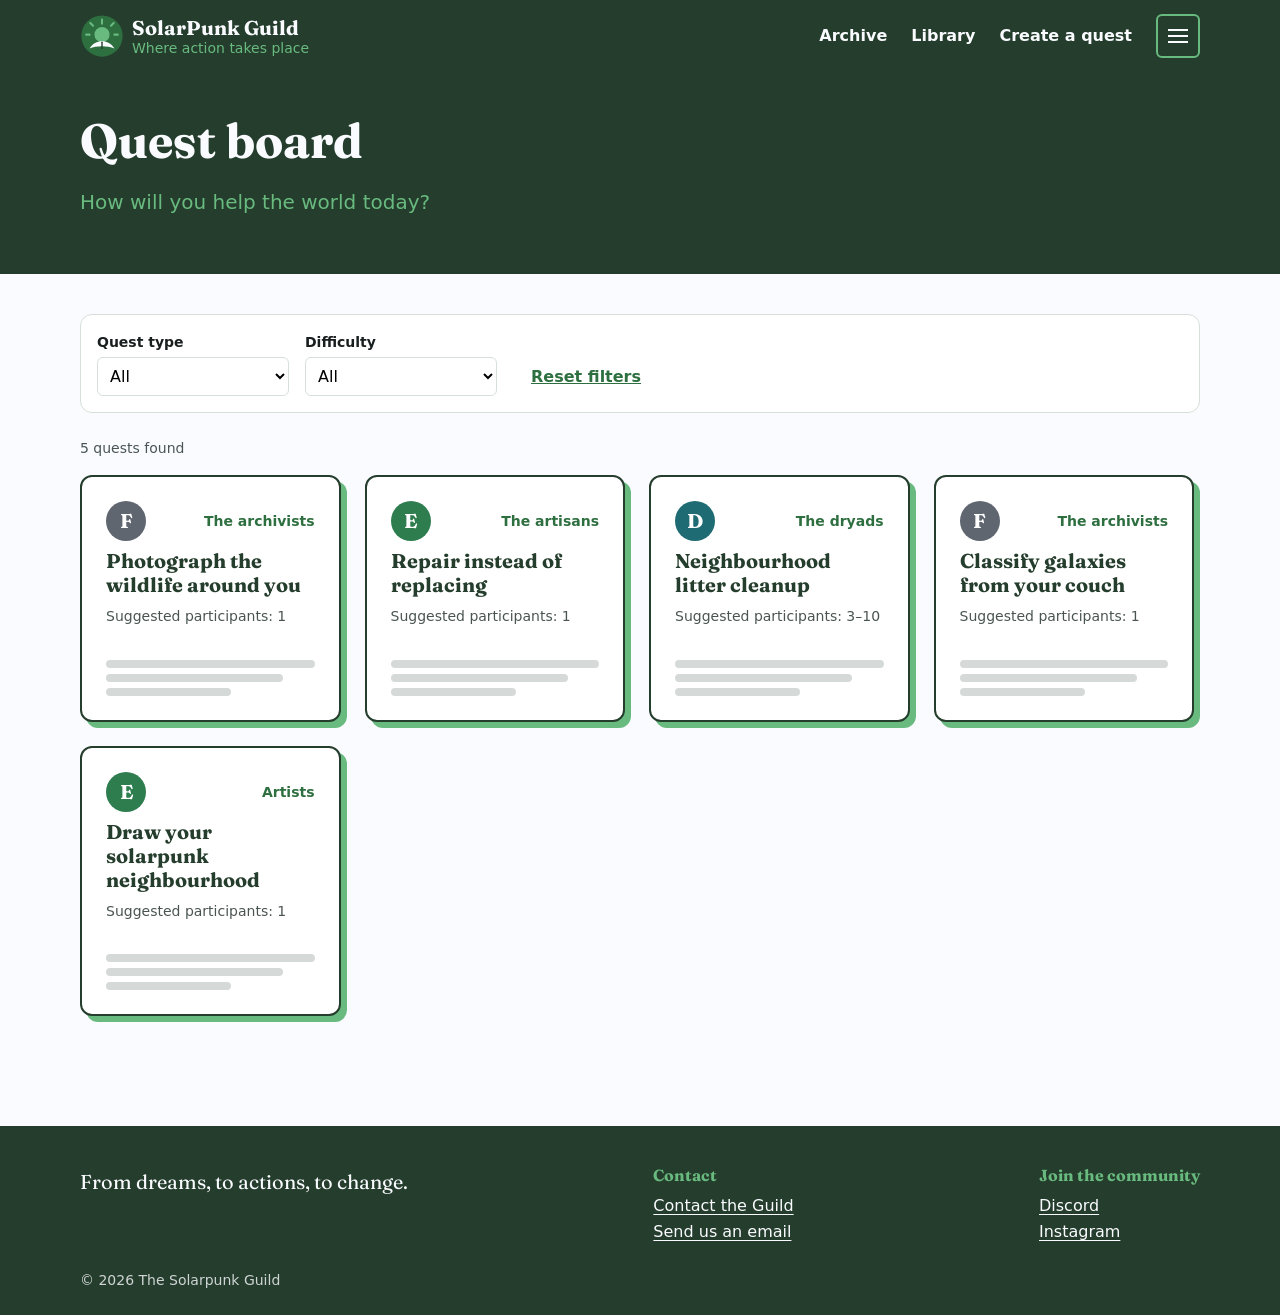
<file: questboard.html>
<!DOCTYPE html>
<!--
  QUEST BOARD PAGE
  Paragraph 1: "How will you help the world today?"
  Filters: quest type, difficulty. Grid of quest cards (compact format).
  Clicking a card opens the complete format in a modal.
  Logic: js/pages/questboardPage.js -> js/components/questBrowser.js
-->
<html lang="en">
<head>
  <meta charset="UTF-8">
  <meta name="viewport" content="width=device-width, initial-scale=1">
  <title>Quest board | The Solarpunk Guild</title>
  <meta name="description" content="Browse quests by type and difficulty: citizen science, solo actions near you, local group projects and remote online contributions.">
  <link rel="canonical" href="https://www.solarpunkguild.example/questboard.html">
  <meta property="og:type" content="website">
  <meta property="og:title" content="Quest board | The Solarpunk Guild">
  <meta property="og:description" content="How will you help the world today? Find a free, concrete action to complete.">
  <meta property="og:url" content="https://www.solarpunkguild.example/questboard.html">
  <meta name="theme-color" content="#253D2C">
  <link rel="icon" href="assets/images/logo.svg" type="image/svg+xml">

  <link rel="preconnect" href="https://fonts.googleapis.com">
  <link rel="preconnect" href="https://fonts.gstatic.com" crossorigin>
  <link rel="stylesheet" href="https://fonts.googleapis.com/css2?family=Fraunces:wght@600;700&display=swap">

  <link rel="stylesheet" href="css/variables.css">
  <link rel="stylesheet" href="css/base.css">
  <link rel="stylesheet" href="css/layout.css">
  <link rel="stylesheet" href="css/components.css">

  <script type="module" src="js/pages/questboardPage.js"></script>
</head>
<body data-page="questboard" data-page-title-key="page.questboard.title" data-page-description-key="page.questboard.description">

  <header id="site-header"></header>

  <main id="main-content">
    <section class="hero hero--compact">
      <div class="page-container">
        <h1 data-i18n="questboard.title">Quest board</h1>
        <p class="page-intro" data-i18n="questboard.intro">How will you help the world today?</p>
      </div>
    </section>

    <section class="page-section">
      <div class="page-container">

        <!-- Filters: the options are added by js/components/questFilters.js -->
        <form class="filter-bar" role="search" data-i18n-attributes="aria-label:filters.label">
          <div class="filter-bar__field">
            <label class="filter-bar__label" for="filter-quest-type" data-i18n="filters.questType">Quest type</label>
            <select class="filter-bar__select" id="filter-quest-type"></select>
          </div>
          <div class="filter-bar__field">
            <label class="filter-bar__label" for="filter-difficulty" data-i18n="filters.difficulty">Difficulty</label>
            <select class="filter-bar__select" id="filter-difficulty"></select>
          </div>
          <button class="button button--ghost" type="button" id="reset-filters-button" data-i18n="filters.reset">Reset filters</button>
        </form>

        <!-- aria-live: screen readers announce the new count when filters change -->
        <p class="result-count" id="quest-result-count" aria-live="polite"></p>

        <!-- Quest cards: generated by js/components/questList.js -->
        <ul class="quest-grid" id="quest-list"></ul>
      </div>
    </section>
  </main>

  <footer id="site-footer"></footer>
</body>
</html>
</file>
<file: css/variables.css>
/* =========================================================================
   VARIABLES.CSS — Design tokens of The Solarpunk Guild
   -------------------------------------------------------------------------
   Every color, font and spacing value used by the website lives here.
   To change the look of the whole site, change a value in this file:
   all other CSS files only refer to these variables (var(--name)).
   ========================================================================= */

:root {
  /* ---------- Official color palette ---------- */
  --color-primary: #2E6F40;    /* Main brand green: buttons, links, accents   */
  --color-secondary: #253D2C;  /* Dark green: header, footer, dark sections  */
  --color-background: #F9FBFF; /* Page background                            */
  --color-text: #191E1E;       /* Main text                                  */
  --color-highlight: #68BA7F;  /* Highlight text. Best used on dark green
                                  backgrounds: on the light background it is
                                  too pale to be read comfortably.           */

  /* ---------- Colors derived from the palette ---------- */
  --color-surface: #FFFFFF;           /* Cards, forms, modal              */
  --color-text-muted: #4A5552;        /* Secondary text (hints, meta)     */
  --color-text-on-dark: #F9FBFF;      /* Text on primary/secondary green  */
  --color-border: #D6E0D9;            /* Thin separators and inputs       */
  --color-placeholder-line: #D5DAD8;  /* Grey "description" lines on cards */
  --color-primary-hover: #245A33;     /* Primary button when hovered      */
  --color-highlight-soft: #E3F2E7;    /* Very light green backgrounds     */
  --color-warning-background: #FFF6DB;
  --color-warning-border: #C99A1E;
  --color-error: #A3322A;

  /* ---------- Quest level colors (one color per letter) ----------
     Each color keeps white text readable (contrast >= 4.5:1).        */
  --color-level-f: #5F6670;
  --color-level-e: #2E7D4F;
  --color-level-d: #1E6B74;
  --color-level-c: #2B5BA8;
  --color-level-b: #6B3FA0;
  --color-level-a: #A33B4A;
  --color-level-s: #9A6200;

  /* ---------- Typography ---------- */
  --font-heading: "Fraunces", Georgia, "Times New Roman", serif;
  --font-body: system-ui, -apple-system, "Segoe UI", Roboto, "Helvetica Neue", Arial, sans-serif;
  --font-size-small: 0.875rem;
  --font-size-base: 1rem;
  --font-size-large: 1.25rem;
  --font-size-title: clamp(2rem, 5vw, 3rem);
  --line-height-base: 1.6;

  /* ---------- Spacing scale (use these instead of random values) ---------- */
  --space-xs: 0.25rem;
  --space-s: 0.5rem;
  --space-m: 1rem;
  --space-l: 1.5rem;
  --space-xl: 2.5rem;
  --space-xxl: 4rem;

  /* ---------- Shapes and effects ---------- */
  --border-radius-small: 6px;
  --border-radius-medium: 12px;
  --shadow-card: 0 2px 8px rgba(25, 30, 30, 0.08);
  --shadow-raised: 0 12px 32px rgba(25, 30, 30, 0.18);
  --offset-box-distance: 6px; /* Offset-box motif used on cards */
  --transition-fast: 0.2s ease;

  /* ---------- Layout ---------- */
  --content-max-width: 72rem;
  --header-height: 4.5rem;
}
</file>
<file: css/base.css>
/* =========================================================================
   BASE.CSS — Global rules shared by every page
   -------------------------------------------------------------------------
   Contents:
     1. Light reset
     2. Text elements (headings, paragraphs, links)
     3. Accessibility helpers (focus, skip link, hidden text)
     4. Generic containers
     5. Buttons
   ========================================================================= */

/* ---------- 1. Light reset ---------- */
*,
*::before,
*::after {
  box-sizing: border-box;
}

body {
  margin: 0;
  min-height: 100vh;
  display: flex;
  flex-direction: column;
  background-color: var(--color-background);
  color: var(--color-text);
  font-family: var(--font-body);
  font-size: var(--font-size-base);
  line-height: var(--line-height-base);
}

img,
svg {
  max-width: 100%;
  display: block;
}

/* The main content grows so the footer always stays at the bottom. */
main {
  flex: 1;
}

/* ---------- 2. Text elements ---------- */
h1,
h2,
h3 {
  font-family: var(--font-heading);
  line-height: 1.2;
  margin: 0 0 var(--space-m);
  color: var(--color-secondary);
}

h1 {
  font-size: var(--font-size-title);
}

h2 {
  font-size: 1.75rem;
}

h3 {
  font-size: var(--font-size-large);
}

p {
  margin: 0 0 var(--space-m);
}

a {
  color: var(--color-primary);
  text-underline-offset: 3px;
}

a:hover {
  color: var(--color-primary-hover);
}

ul,
ol {
  margin: 0 0 var(--space-m);
  padding-left: var(--space-l);
}

/* ---------- 3. Accessibility helpers ---------- */

/* Visible outline when navigating with the keyboard. */
:focus-visible {
  outline: 3px solid var(--color-highlight);
  outline-offset: 2px;
}

/* Hides text visually but keeps it readable by screen readers. */
.visually-hidden {
  position: absolute;
  width: 1px;
  height: 1px;
  overflow: hidden;
  clip: rect(0 0 0 0);
  white-space: nowrap;
}

/* "Skip to main content" link: only appears when focused with Tab. */
.skip-link {
  position: absolute;
  top: -100px;
  left: var(--space-m);
  z-index: 100;
  padding: var(--space-s) var(--space-m);
  background-color: var(--color-surface);
  color: var(--color-primary);
  border-radius: var(--border-radius-small);
}

.skip-link:focus {
  top: var(--space-m);
}

/* ---------- 4. Generic containers ---------- */

/* Centers content and limits its width on large screens. */
.page-container {
  width: 100%;
  max-width: var(--content-max-width);
  margin: 0 auto;
  padding: 0 var(--space-m);
}

/* Vertical spacing between the big blocks of a page. */
.page-section {
  padding: var(--space-xl) 0;
}

/* Introduction text below a page title. */
.page-intro {
  font-size: var(--font-size-large);
  color: var(--color-text-muted);
  max-width: 40rem;
}

/* Highlighted words inside a dark section. */
.text-highlight {
  color: var(--color-highlight);
}

/* ---------- 5. Buttons ----------
   Convention: <a class="button"> for navigation to another page,
               <button class="button"> for an action on the current page. */
.button {
  display: inline-flex;
  align-items: center;
  justify-content: center;
  gap: var(--space-s);
  padding: 0.75rem 1.5rem;
  border: 2px solid transparent;
  border-radius: var(--border-radius-small);
  font-family: inherit;
  font-size: var(--font-size-base);
  font-weight: 600;
  text-decoration: none;
  cursor: pointer;
  transition: background-color var(--transition-fast), color var(--transition-fast),
    border-color var(--transition-fast);
}

.button--primary {
  background-color: var(--color-primary);
  color: var(--color-text-on-dark);
}

.button--primary:hover {
  background-color: var(--color-primary-hover);
  color: var(--color-text-on-dark);
}

.button--secondary {
  background-color: transparent;
  color: var(--color-primary);
  border-color: var(--color-primary);
}

.button--secondary:hover {
  background-color: var(--color-highlight-soft);
  color: var(--color-primary-hover);
}

/* Small text-like button (for example "Reset filters"). */
.button--ghost {
  padding: var(--space-s) var(--space-m);
  background-color: transparent;
  color: var(--color-primary);
  text-decoration: underline;
}
</file>
<file: css/layout.css>
/* =========================================================================
   LAYOUT.CSS — Header (top bar), burger menu and footer
   -------------------------------------------------------------------------
   The HTML of these parts is generated by:
     js/components/siteHeader.js
     js/components/siteFooter.js
   Mobile breakpoint: max-width 720px.
   ========================================================================= */

/* ---------- Header / top bar ---------- */
.site-header {
  position: sticky;
  top: 0;
  z-index: 50;
  background-color: var(--color-secondary);
  color: var(--color-text-on-dark);
}

.site-header__inner {
  display: flex;
  align-items: center;
  gap: var(--space-l);
  min-height: var(--header-height);
}

/* Logo + name + tagline (the logo is the link to the home page). */
.site-brand {
  display: flex;
  align-items: center;
  gap: var(--space-s);
  color: var(--color-text-on-dark);
  text-decoration: none;
  margin-right: auto; /* pushes the navigation to the right */
}

.site-brand:hover {
  color: var(--color-text-on-dark);
}

.site-brand__logo {
  width: 44px;
  height: 44px;
}

.site-brand__text {
  display: flex;
  flex-direction: column;
  line-height: 1.2;
}

.site-brand__name {
  font-family: var(--font-heading);
  font-size: var(--font-size-large);
  font-weight: 700;
}

.site-brand__tagline {
  font-size: var(--font-size-small);
  color: var(--color-highlight);
}

/* ---------- Primary navigation (buttons of the top bar) ---------- */
.primary-navigation__list {
  display: flex;
  gap: var(--space-l);
  list-style: none;
  margin: 0;
  padding: 0;
}

.primary-navigation__link {
  position: relative;
  padding: var(--space-xs) 0;
  color: var(--color-text-on-dark);
  font-weight: 600;
  text-decoration: none;
  transition: color var(--transition-fast);
}

/* Underline that grows from the center when hovered. */
.primary-navigation__link::after {
  content: "";
  position: absolute;
  left: 50%;
  bottom: -2px;
  width: 0;
  height: 2px;
  background-color: var(--color-highlight);
  transition: width var(--transition-fast), left var(--transition-fast);
}

.primary-navigation__link:hover,
.primary-navigation__link[aria-current="page"] {
  color: var(--color-highlight);
}

.primary-navigation__link:hover::after,
.primary-navigation__link[aria-current="page"]::after {
  left: 0;
  width: 100%;
}

/* ---------- Burger menu ---------- */
.burger-menu {
  position: relative;
}

.burger-menu__toggle {
  display: flex;
  align-items: center;
  justify-content: center;
  width: 44px;
  height: 44px;
  background: transparent;
  border: 2px solid var(--color-highlight);
  border-radius: var(--border-radius-small);
  cursor: pointer;
}

/* Three lines drawn with one span and its ::before / ::after. */
.burger-menu__icon,
.burger-menu__icon::before,
.burger-menu__icon::after {
  position: relative;
  display: block;
  width: 20px;
  height: 2px;
  background-color: var(--color-text-on-dark);
}

.burger-menu__icon::before,
.burger-menu__icon::after {
  content: "";
  position: absolute;
  left: 0;
}

.burger-menu__icon::before {
  top: -6px;
}

.burger-menu__icon::after {
  top: 6px;
}

/* The panel that opens under the burger button. */
.burger-menu__panel {
  position: absolute;
  right: 0;
  top: calc(100% + var(--space-s));
  min-width: 15rem;
  padding: var(--space-m);
  background-color: var(--color-surface);
  color: var(--color-text);
  border-radius: var(--border-radius-medium);
  box-shadow: var(--shadow-raised);
}

.burger-menu__panel[hidden] {
  display: none;
}

.burger-menu__list {
  list-style: none;
  margin: 0 0 var(--space-m);
  padding: 0;
}

.burger-menu__link {
  display: block;
  padding: var(--space-s);
  border-radius: var(--border-radius-small);
  color: var(--color-text);
  text-decoration: none;
}

.burger-menu__link:hover,
.burger-menu__link[aria-current="page"] {
  background-color: var(--color-highlight-soft);
  color: var(--color-primary);
}

/* Links of the top bar repeated in the burger: only visible on mobile. */
.burger-menu__item--mobile-only {
  display: none;
}

/* ---------- Language switcher (inside the burger menu) ---------- */
.language-switcher {
  border-top: 1px solid var(--color-border);
  padding-top: var(--space-m);
}

.language-switcher__label {
  display: block;
  margin-bottom: var(--space-s);
  font-size: var(--font-size-small);
  color: var(--color-text-muted);
}

.language-switcher__options {
  display: flex;
  gap: var(--space-s);
}

.language-switcher__button {
  flex: 1;
  padding: var(--space-s);
  background: var(--color-surface);
  border: 2px solid var(--color-border);
  border-radius: var(--border-radius-small);
  font: inherit;
  cursor: pointer;
}

.language-switcher__button[aria-pressed="true"] {
  border-color: var(--color-primary);
  background-color: var(--color-highlight-soft);
  color: var(--color-primary);
  font-weight: 700;
}

/* ---------- Breadcrumb (library-related pages) ---------- */
.breadcrumb__list {
  display: flex;
  flex-wrap: wrap;
  gap: var(--space-s);
  list-style: none;
  margin: 0;
  padding: var(--space-m) 0 0;
  font-size: var(--font-size-small);
}

/* A "›" separator before every item except the first one. */
.breadcrumb__item + .breadcrumb__item::before {
  content: "›";
  margin-right: var(--space-s);
  color: var(--color-text-muted);
}

/* ---------- Footer ---------- */
.site-footer {
  margin-top: var(--space-xxl);
  padding: var(--space-xl) 0 var(--space-l);
  background-color: var(--color-secondary);
  color: var(--color-text-on-dark);
}

.site-footer__columns {
  display: flex;
  flex-wrap: wrap;
  justify-content: space-between;
  gap: var(--space-xl);
}

.site-footer__title {
  margin-bottom: var(--space-s);
  font-size: var(--font-size-base);
  color: var(--color-highlight);
}

.site-footer__list {
  list-style: none;
  margin: 0;
  padding: 0;
}

.site-footer__link {
  color: var(--color-text-on-dark);
}

.site-footer__link:hover {
  color: var(--color-highlight);
}

.site-footer__motto {
  font-family: var(--font-heading);
  font-size: var(--font-size-large);
}

.site-footer__copyright {
  margin: var(--space-l) 0 0;
  font-size: var(--font-size-small);
  opacity: 0.8;
}

/* ---------- Mobile (720px and less) ---------- */
@media (max-width: 720px) {
  /* The top bar links move inside the burger menu. */
  .primary-navigation {
    display: none;
  }

  .burger-menu__item--mobile-only {
    display: list-item;
  }

  .site-brand__tagline {
    display: none;
  }
}
</file>
<file: css/components.css>
/* =========================================================================
   COMPONENTS.CSS — Reusable pieces of the interface
   -------------------------------------------------------------------------
   Contents:
     1. Hero banner (big title block at the top of a page)
     2. Content blocks (cards of text, notices)
     3. Filters (quest board and archive)
     4. Quest card — compact format (see "Quest representation.md")
     5. Level badge (the colored letter)
     6. Quest detail modal — complete format
     7. Class cards (class information page)
     8. Forms (quest creation page)
   ========================================================================= */

/* ---------- 1. Hero banner ---------- */
.hero {
  padding: var(--space-xxl) 0 var(--space-xl);
  background-color: var(--color-secondary);
  color: var(--color-text-on-dark);
}

.hero h1 {
  color: var(--color-text-on-dark);
}

.hero .page-intro {
  color: var(--color-highlight);
}

/* Smaller hero used on inner pages. */
.hero--compact {
  padding: var(--space-xl) 0;
}

/* ---------- 2. Content blocks ---------- */

/* A grid that places blocks side by side, then stacks them on mobile. */
.content-grid {
  display: grid;
  grid-template-columns: repeat(auto-fit, minmax(18rem, 1fr));
  gap: var(--space-l);
}

.content-block {
  padding: var(--space-l);
  background-color: var(--color-surface);
  border-radius: var(--border-radius-medium);
  box-shadow: var(--shadow-card);
}

.content-block > :last-child {
  margin-bottom: 0;
}

/* Dark green call-to-action block. */
.call-to-action {
  padding: var(--space-xl);
  background-color: var(--color-primary);
  color: var(--color-text-on-dark);
  border-radius: var(--border-radius-medium);
  text-align: center;
}

.call-to-action h2 {
  color: var(--color-text-on-dark);
}

.call-to-action .button--primary {
  background-color: var(--color-background);
  color: var(--color-secondary);
}

.call-to-action .button--primary:hover {
  background-color: var(--color-highlight-soft);
}

/* Information or warning message. */
.notice {
  padding: var(--space-m) var(--space-l);
  border-left: 4px solid var(--color-primary);
  background-color: var(--color-highlight-soft);
  border-radius: var(--border-radius-small);
}

.notice--warning {
  border-left-color: var(--color-warning-border);
  background-color: var(--color-warning-background);
}

/* Small rounded label ("Work in progress", "Completed", ...). */
.tag {
  display: inline-block;
  padding: 0.1rem 0.6rem;
  border-radius: 999px;
  background-color: var(--color-highlight-soft);
  color: var(--color-primary);
  font-size: var(--font-size-small);
  font-weight: 600;
}

/* ---------- 3. Filters ---------- */
.filter-bar {
  display: flex;
  flex-wrap: wrap;
  align-items: flex-end;
  gap: var(--space-m);
  margin: 0 0 var(--space-l);
  padding: var(--space-m);
  border: 1px solid var(--color-border);
  border-radius: var(--border-radius-medium);
  background-color: var(--color-surface);
}

.filter-bar__field {
  display: flex;
  flex-direction: column;
  gap: var(--space-xs);
  min-width: 12rem;
}

.filter-bar__label {
  font-size: var(--font-size-small);
  font-weight: 600;
}

.filter-bar__select {
  padding: var(--space-s);
  border: 1px solid var(--color-border);
  border-radius: var(--border-radius-small);
  background-color: var(--color-surface);
  font: inherit;
}

.result-count {
  color: var(--color-text-muted);
  font-size: var(--font-size-small);
}

/* ---------- 4. Quest card (compact format) ---------- */
.quest-grid {
  display: grid;
  grid-template-columns: repeat(auto-fill, minmax(16rem, 1fr));
  gap: var(--space-l);
  list-style: none;
  margin: 0;
  padding: 0 var(--offset-box-distance) var(--offset-box-distance) 0;
}

/* Message shown when no quest matches. */
.quest-grid__message {
  grid-column: 1 / -1;
  color: var(--color-text-muted);
}

.quest-card {
  position: relative; /* needed for the clickable area (see .quest-card__open-button) */
  display: flex;
  flex-direction: column;
  gap: var(--space-s);
  height: 100%;
  padding: var(--space-l);
  background-color: var(--color-surface);
  border: 2px solid var(--color-secondary);
  border-radius: var(--border-radius-medium);
  /* Offset box: a solid green "shadow" shifted down and right, without blur. */
  box-shadow: var(--offset-box-distance) var(--offset-box-distance) 0 var(--color-highlight);
  transition: transform var(--transition-fast), box-shadow var(--transition-fast);
}

/* On hover the card lifts a little and its offset box grows. */
.quest-card:hover {
  transform: translate(-2px, -2px);
  box-shadow: calc(var(--offset-box-distance) + 2px) calc(var(--offset-box-distance) + 2px) 0 var(--color-highlight);
}

.quest-card__top-row {
  display: flex;
  align-items: center;
  justify-content: space-between;
  gap: var(--space-s);
}

.quest-card__archetype {
  font-size: var(--font-size-small);
  font-weight: 600;
  color: var(--color-primary);
}

.quest-card__title {
  margin: 0;
  font-size: var(--font-size-large);
}

/* The title button covers the whole card (::after), so the full card
   is clickable while staying a single, accessible button. */
.quest-card__open-button {
  padding: 0;
  background: none;
  border: none;
  font: inherit;
  color: inherit;
  text-align: left;
  cursor: pointer;
}

.quest-card__open-button::after {
  content: "";
  position: absolute;
  inset: 0;
  border-radius: var(--border-radius-medium);
}

.quest-card__participants {
  font-size: var(--font-size-small);
  color: var(--color-text-muted);
}

/* Grey lines that suggest a description (decorative only). */
.quest-card__description-preview {
  display: flex;
  flex-direction: column;
  gap: 6px;
  margin-top: auto;
  padding-top: var(--space-s);
}

.quest-card__description-line {
  height: 8px;
  border-radius: 4px;
  background-color: var(--color-placeholder-line);
}

.quest-card__description-line:nth-child(2) {
  width: 85%;
}

.quest-card__description-line:nth-child(3) {
  width: 60%;
}

/* ---------- 5. Level badge ---------- */
.level-badge {
  display: inline-flex;
  align-items: center;
  justify-content: center;
  width: 2.5rem;
  height: 2.5rem;
  border-radius: 50%;
  color: #FFFFFF;
  font-family: var(--font-heading);
  font-size: var(--font-size-large);
  font-weight: 700;
  background-color: var(--color-level-f);
}

/* One color per level: the class name is "level-badge--" + letter. */
.level-badge--f { background-color: var(--color-level-f); }
.level-badge--e { background-color: var(--color-level-e); }
.level-badge--d { background-color: var(--color-level-d); }
.level-badge--c { background-color: var(--color-level-c); }
.level-badge--b { background-color: var(--color-level-b); }
.level-badge--a { background-color: var(--color-level-a); }
.level-badge--s { background-color: var(--color-level-s); }

/* ---------- 6. Quest detail modal (complete format) ---------- */
.quest-modal {
  width: 80vw;
  max-width: 64rem;
  max-height: 80vh;
  overflow-y: auto; /* long quests scroll inside the card */
  padding: 0;
  border: none;
  border-radius: var(--border-radius-medium);
  box-shadow: var(--shadow-raised);
  color: var(--color-text);
}

/* The page behind the modal becomes blurry. */
.quest-modal::backdrop {
  background-color: rgba(37, 61, 44, 0.35);
  backdrop-filter: blur(4px);
}

.quest-modal__header {
  display: flex;
  align-items: flex-start;
  gap: var(--space-m);
  padding: var(--space-l);
  background-color: var(--color-secondary);
  color: var(--color-text-on-dark);
}

.quest-modal__heading {
  flex: 1;
}

.quest-modal__archetype {
  margin: 0;
  color: var(--color-highlight);
  font-weight: 600;
}

.quest-modal__title {
  margin: 0;
  color: var(--color-text-on-dark);
}

.quest-modal__close-button {
  background: transparent;
  border: 2px solid var(--color-highlight);
  border-radius: var(--border-radius-small);
  color: var(--color-text-on-dark);
  padding: var(--space-xs) var(--space-m);
  font: inherit;
  cursor: pointer;
}

.quest-modal__body {
  padding: var(--space-l);
}

/* Key facts shown as a small grid (participants, expense, location). */
.quest-modal__facts {
  display: grid;
  grid-template-columns: repeat(auto-fit, minmax(12rem, 1fr));
  gap: var(--space-m);
  margin: 0 0 var(--space-l);
}

.quest-modal__fact {
  padding: var(--space-m);
  background-color: var(--color-highlight-soft);
  border-radius: var(--border-radius-small);
}

.quest-modal__fact dt {
  font-size: var(--font-size-small);
  color: var(--color-text-muted);
}

.quest-modal__fact dd {
  margin: 0;
  font-weight: 600;
}

.quest-modal__section-title {
  margin-top: var(--space-l);
  font-size: var(--font-size-large);
}

.quest-modal__actions {
  display: flex;
  flex-wrap: wrap;
  align-items: center;
  gap: var(--space-m);
  margin-top: var(--space-l);
  padding-top: var(--space-l);
  border-top: 1px solid var(--color-border);
}

.quest-modal__actions-note {
  margin: 0;
  font-size: var(--font-size-small);
  color: var(--color-text-muted);
}

/* ---------- 7. Class cards ---------- */
.class-card {
  border-top: 6px solid var(--color-primary);
}

.class-card__subtitle {
  margin: var(--space-m) 0 var(--space-s);
  font-size: var(--font-size-base);
  color: var(--color-primary);
}

.class-card__level-list {
  list-style: none;
  padding: 0;
}

.class-card__level {
  display: flex;
  flex-wrap: wrap;
  justify-content: space-between;
  gap: var(--space-s);
  padding: var(--space-s) 0;
  border-bottom: 1px dashed var(--color-border);
}

.class-card__level-details {
  color: var(--color-text-muted);
  font-size: var(--font-size-small);
}

/* ---------- 8. Forms ---------- */
.form-section {
  margin: 0 0 var(--space-l);
  padding: var(--space-l);
  border: 1px solid var(--color-border);
  border-radius: var(--border-radius-medium);
  background-color: var(--color-surface);
}

.form-section legend {
  padding: 0 var(--space-s);
  font-family: var(--font-heading);
  font-size: var(--font-size-large);
  color: var(--color-secondary);
}

.form-grid {
  display: grid;
  grid-template-columns: repeat(auto-fit, minmax(16rem, 1fr));
  gap: var(--space-m);
}

.form-field {
  display: flex;
  flex-direction: column;
  gap: var(--space-xs);
}

.form-field--full-width {
  grid-column: 1 / -1;
}

.form-field label {
  font-weight: 600;
}

.form-field input,
.form-field select,
.form-field textarea {
  padding: var(--space-s);
  border: 1px solid var(--color-border);
  border-radius: var(--border-radius-small);
  font: inherit;
  background-color: var(--color-surface);
}

.form-field textarea {
  min-height: 6rem;
  resize: vertical;
}

.form-field__hint {
  font-size: var(--font-size-small);
  color: var(--color-text-muted);
}

/* Generated JSON shown after the form is submitted. */
.code-output {
  overflow-x: auto;
  padding: var(--space-m);
  background-color: var(--color-secondary);
  color: var(--color-text-on-dark);
  border-radius: var(--border-radius-small);
  font-size: var(--font-size-small);
}

.status-message {
  min-height: 1.5em;
  color: var(--color-primary);
  font-weight: 600;
}

.status-message--error {
  color: var(--color-error);
}

/* ---------- Mobile adjustments ---------- */
@media (max-width: 720px) {
  .quest-modal {
    width: 95vw;
    max-height: 90vh;
  }

  .filter-bar__field {
    min-width: 100%;
  }
}
</file>
